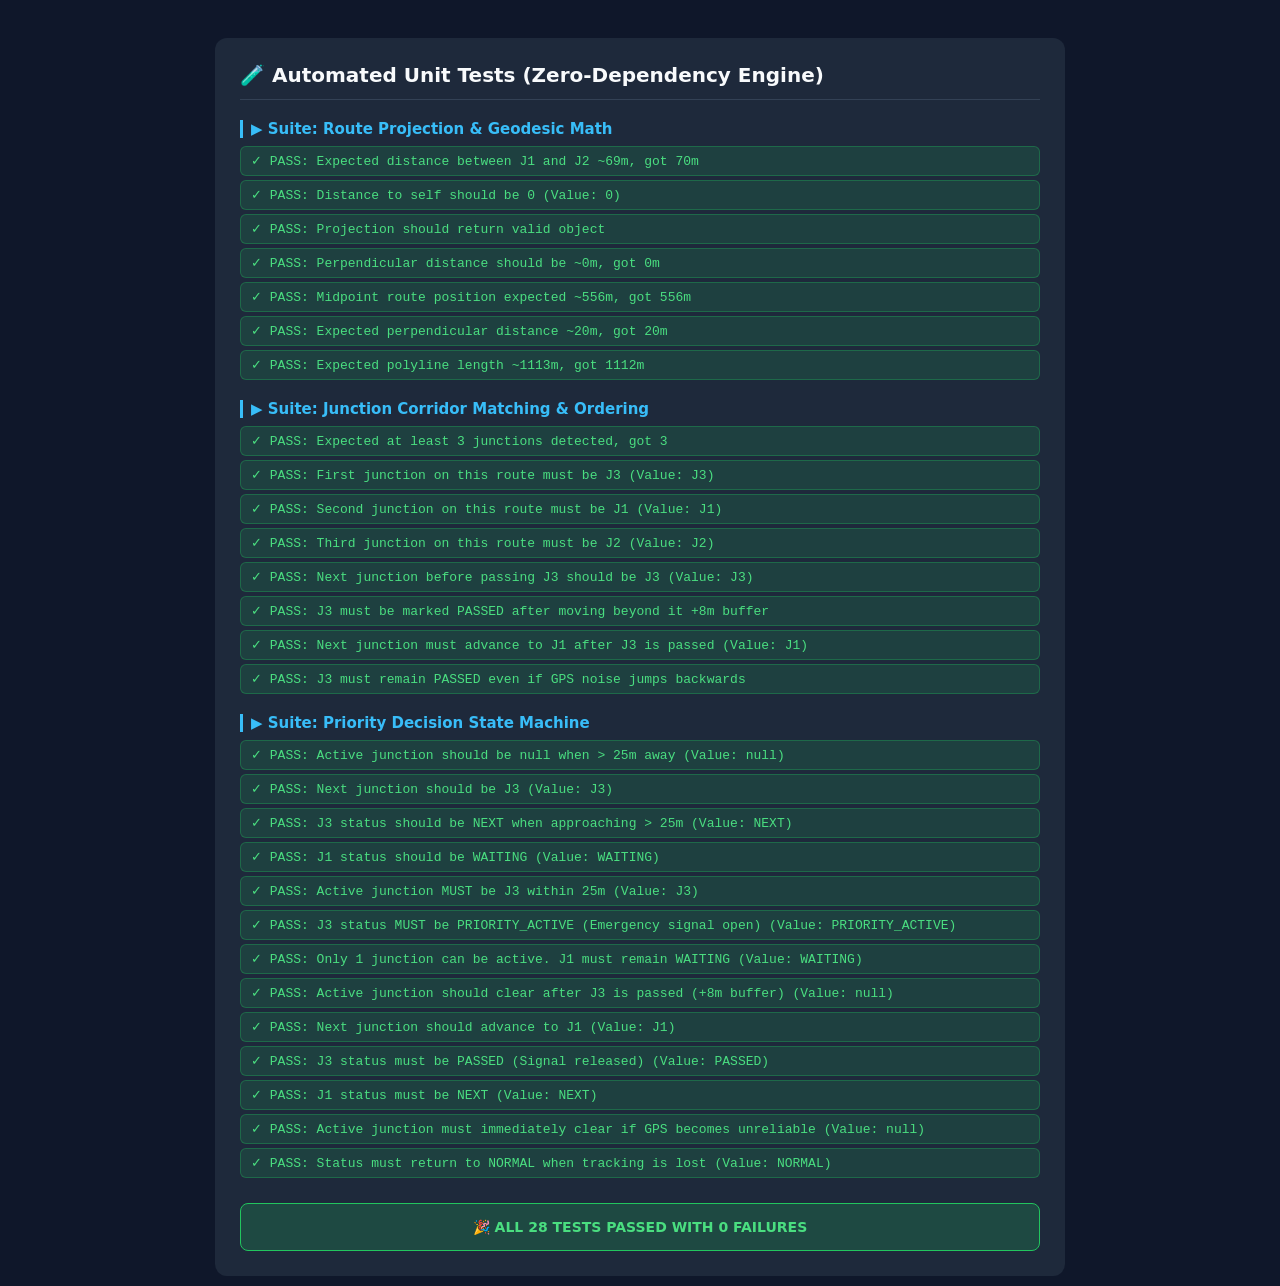
<file: tests/test-runner.html>
<!DOCTYPE html>
<html lang="en">
<head>
  <meta charset="UTF-8">
  <title>Smart Traffic Ambulance — Automated Unit Tests</title>
  <style>
    body { font-family: ui-sans-serif, system-ui, sans-serif; background: #0f172a; color: #f8fafc; padding: 30px; }
    .container { max-width: 800px; margin: 0 auto; background: #1e293b; padding: 25px; border-radius: 12px; }
    h1 { font-size: 20px; border-bottom: 1px solid #334155; padding-bottom: 12px; margin-top: 0; }
    .suite-title { font-size: 15px; font-weight: bold; color: #38bdf8; margin: 20px 0 8px; border-left: 3px solid #38bdf8; padding-left: 8px; }
    .test-result { padding: 6px 10px; margin: 4px 0; border-radius: 6px; font-size: 13px; font-family: ui-monospace, monospace; }
    .pass { background: rgba(34, 197, 94, 0.15); color: #4ade80; border: 1px solid rgba(34, 197, 94, 0.3); }
    .fail { background: rgba(239, 68, 68, 0.2); color: #f87171; border: 1px solid rgba(239, 68, 68, 0.4); }
    .summary { margin-top: 25px; padding: 15px; border-radius: 8px; font-weight: bold; font-size: 14px; text-align: center; }
  </style>
</head>
<body>
  <div class="container">
    <h1>🧪 Automated Unit Tests (Zero-Dependency Engine)</h1>
    <div id="results"></div>
    <div id="summary" class="summary" style="display:none;"></div>
  </div>

  <script type="module">
    import { runRouteProjectionTests } from "./route-projection.test.js";
    import { runJunctionOrderTests } from "./junction-order.test.js";
    import { runPriorityManagerTests } from "./priority-manager.test.js";

    const resultsEl = document.getElementById("results");
    const summaryEl = document.getElementById("summary");

    let totalTests = 0;
    let passedTests = 0;
    let failedTests = 0;

    const assert = {
      suite(name) {
        const h = document.createElement("div");
        h.className = "suite-title";
        h.textContent = `▶ Suite: ${name}`;
        resultsEl.appendChild(h);
      },
      isTrue(condition, message) {
        totalTests++;
        if (condition) {
          passedTests++;
          this.log(true, `PASS: ${message}`);
        } else {
          failedTests++;
          this.log(false, `FAIL: ${message}`);
        }
      },
      equal(actual, expected, message) {
        totalTests++;
        if (actual === expected) {
          passedTests++;
          this.log(true, `PASS: ${message} (Value: ${actual})`);
        } else {
          failedTests++;
          this.log(false, `FAIL: ${message} (Expected: ${expected}, Got: ${actual})`);
        }
      },
      log(isPass, text) {
        const div = document.createElement("div");
        div.className = `test-result ${isPass ? "pass" : "fail"}`;
        div.textContent = `${isPass ? "✓" : "✗"} ${text}`;
        resultsEl.appendChild(div);
      }
    };

    try {
      runRouteProjectionTests(assert);
      runJunctionOrderTests(assert);
      runPriorityManagerTests(assert);
    } catch (e) {
      assert.log(false, `Fatal Test Execution Error: ${e.message}`);
    }

    summaryEl.style.display = "block";
    if (failedTests === 0) {
      summaryEl.style.background = "rgba(34, 197, 94, 0.2)";
      summaryEl.style.color = "#4ade80";
      summaryEl.style.border = "1px solid #22c55e";
      summaryEl.textContent = `🎉 ALL ${passedTests} TESTS PASSED WITH 0 FAILURES`;
    } else {
      summaryEl.style.background = "rgba(239, 68, 68, 0.25)";
      summaryEl.style.color = "#f87171";
      summaryEl.style.border = "1px solid #ef4444";
      summaryEl.textContent = `⚠️ ${failedTests} FAILED out of ${totalTests} total tests`;
    }
  </script>
</body>
</html>
</file>
